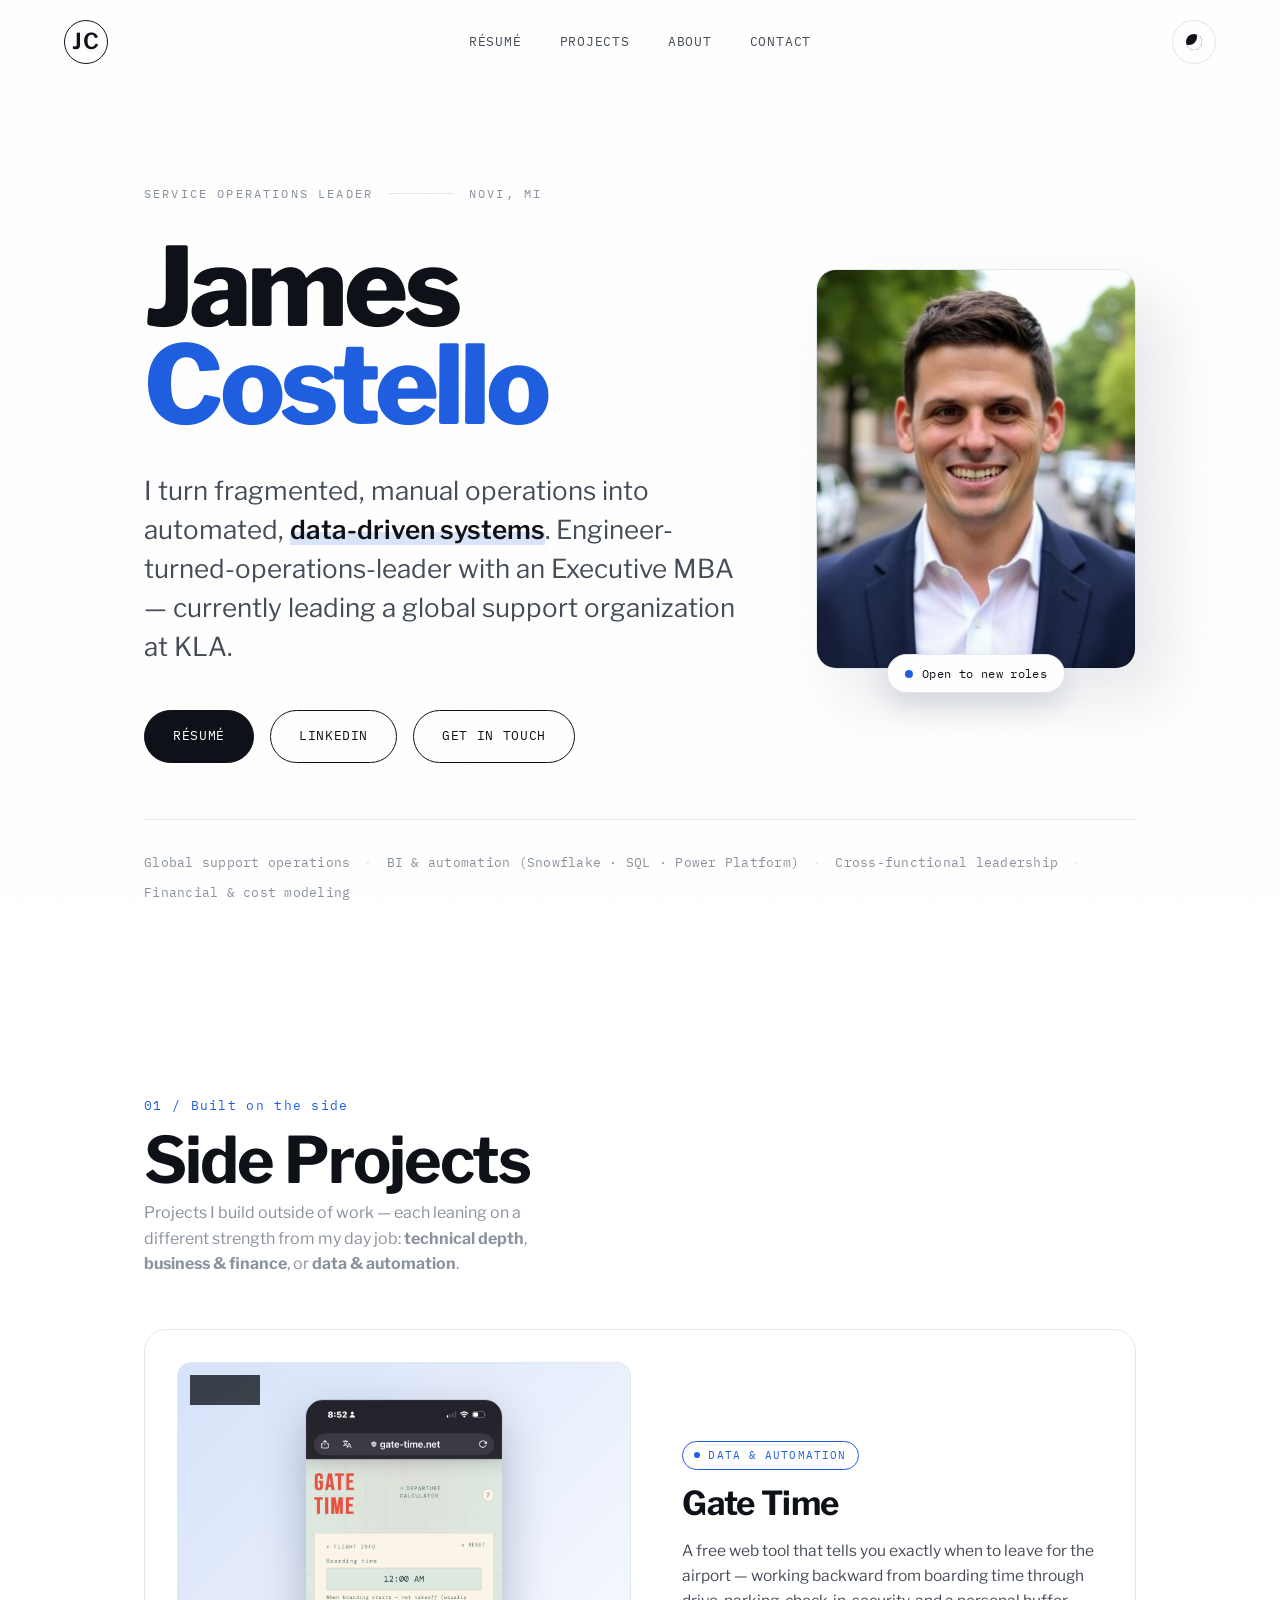
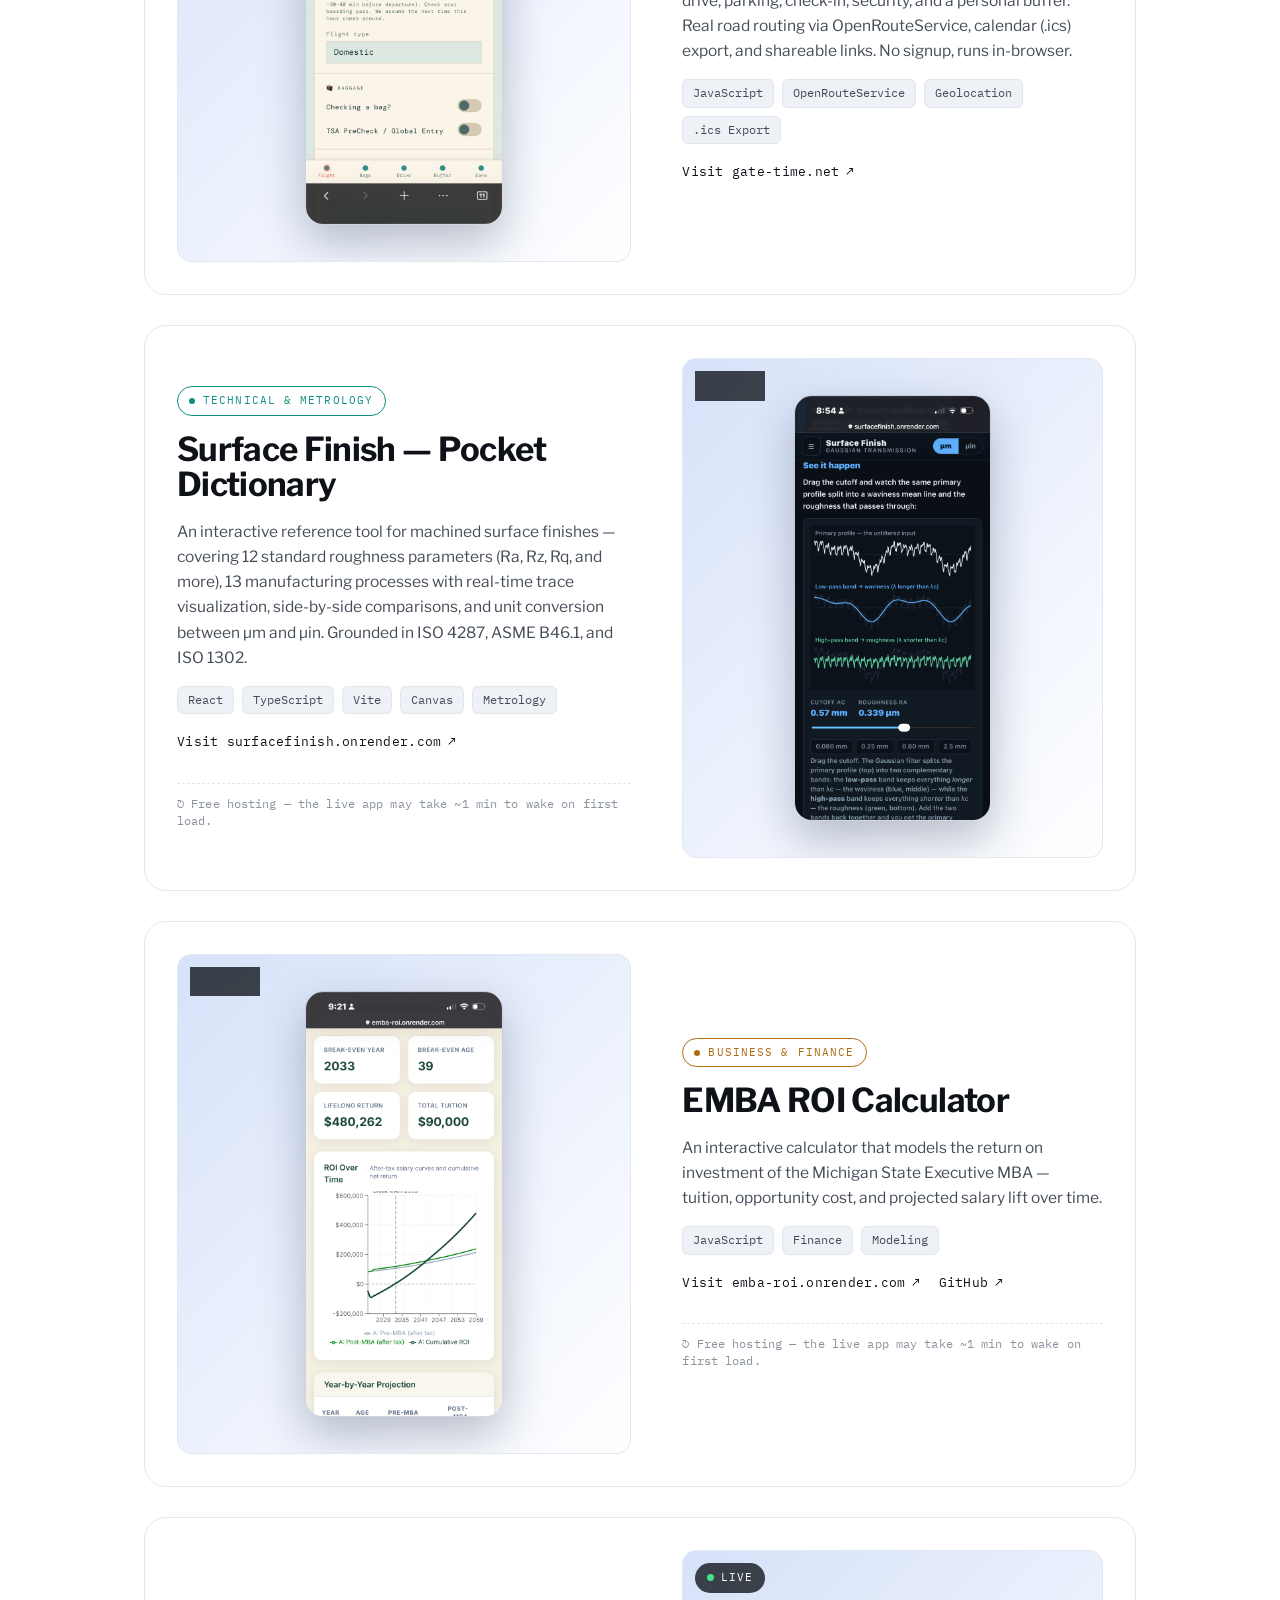
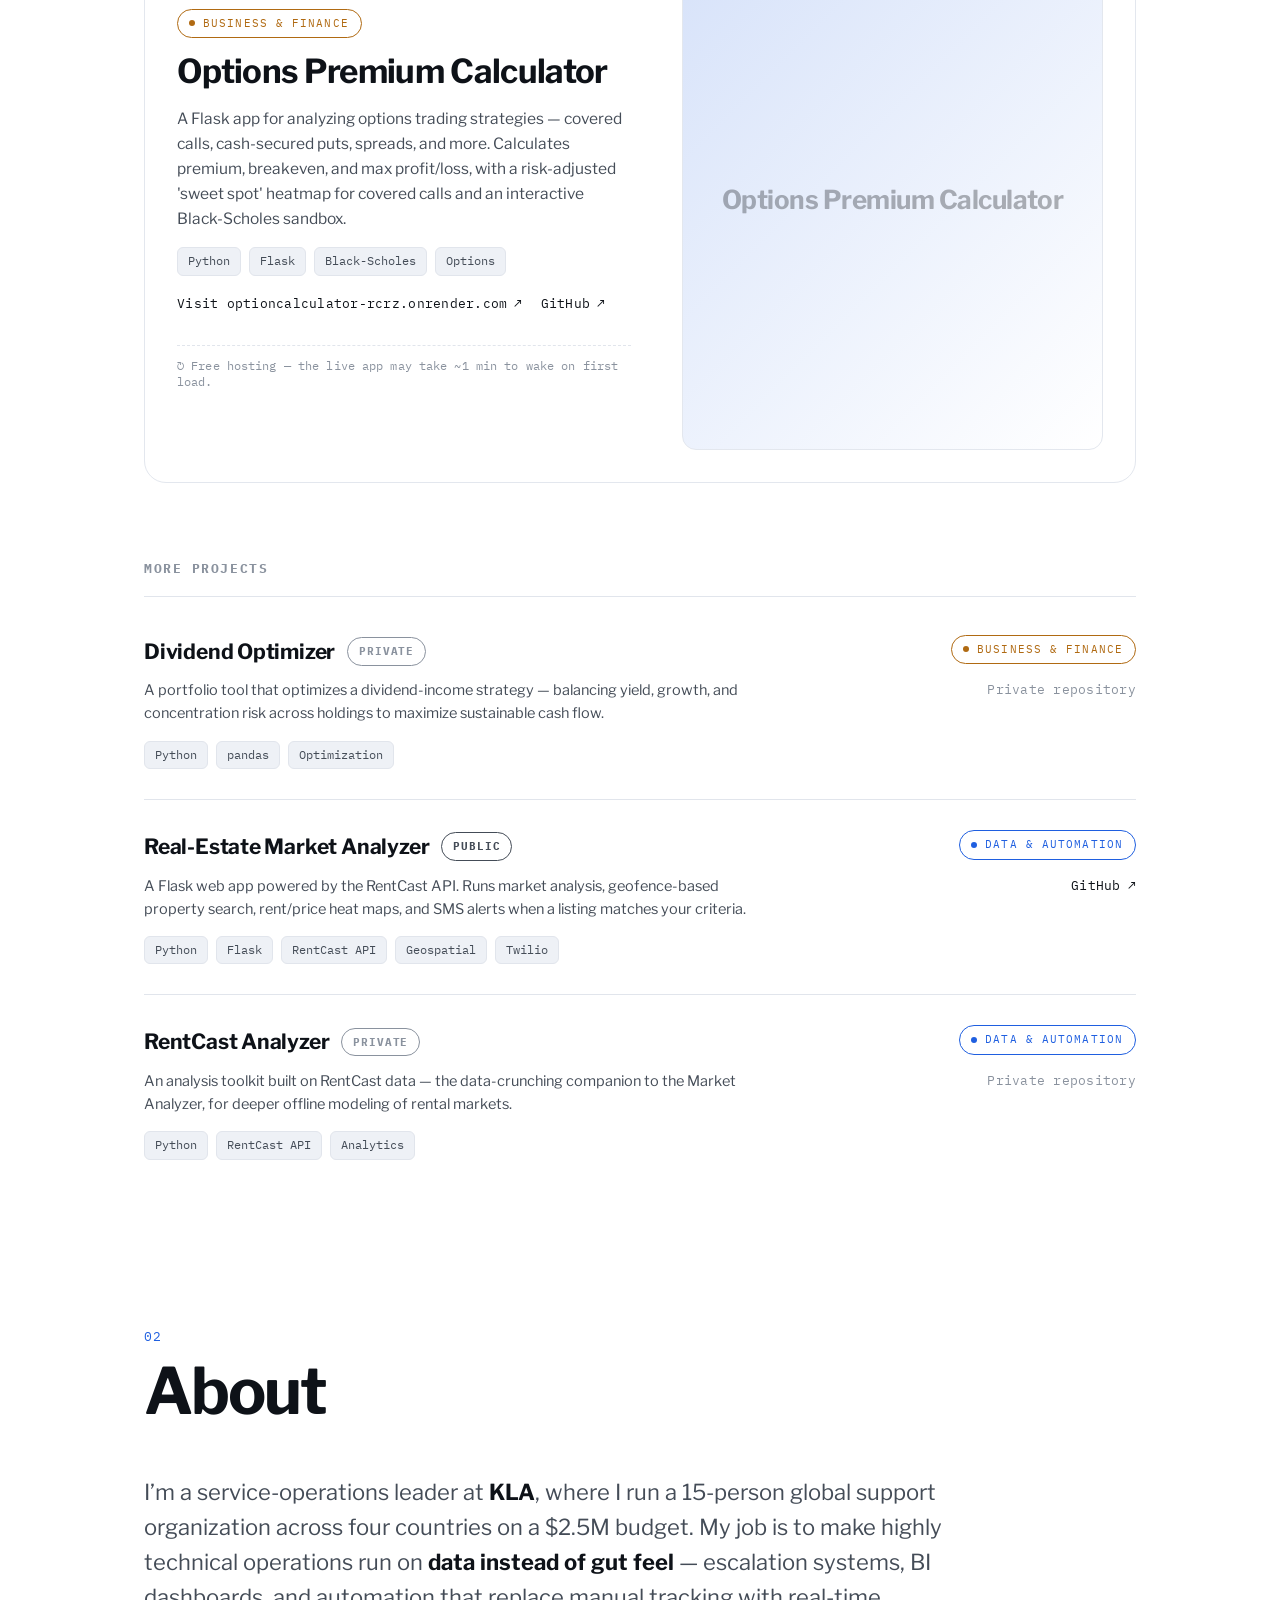
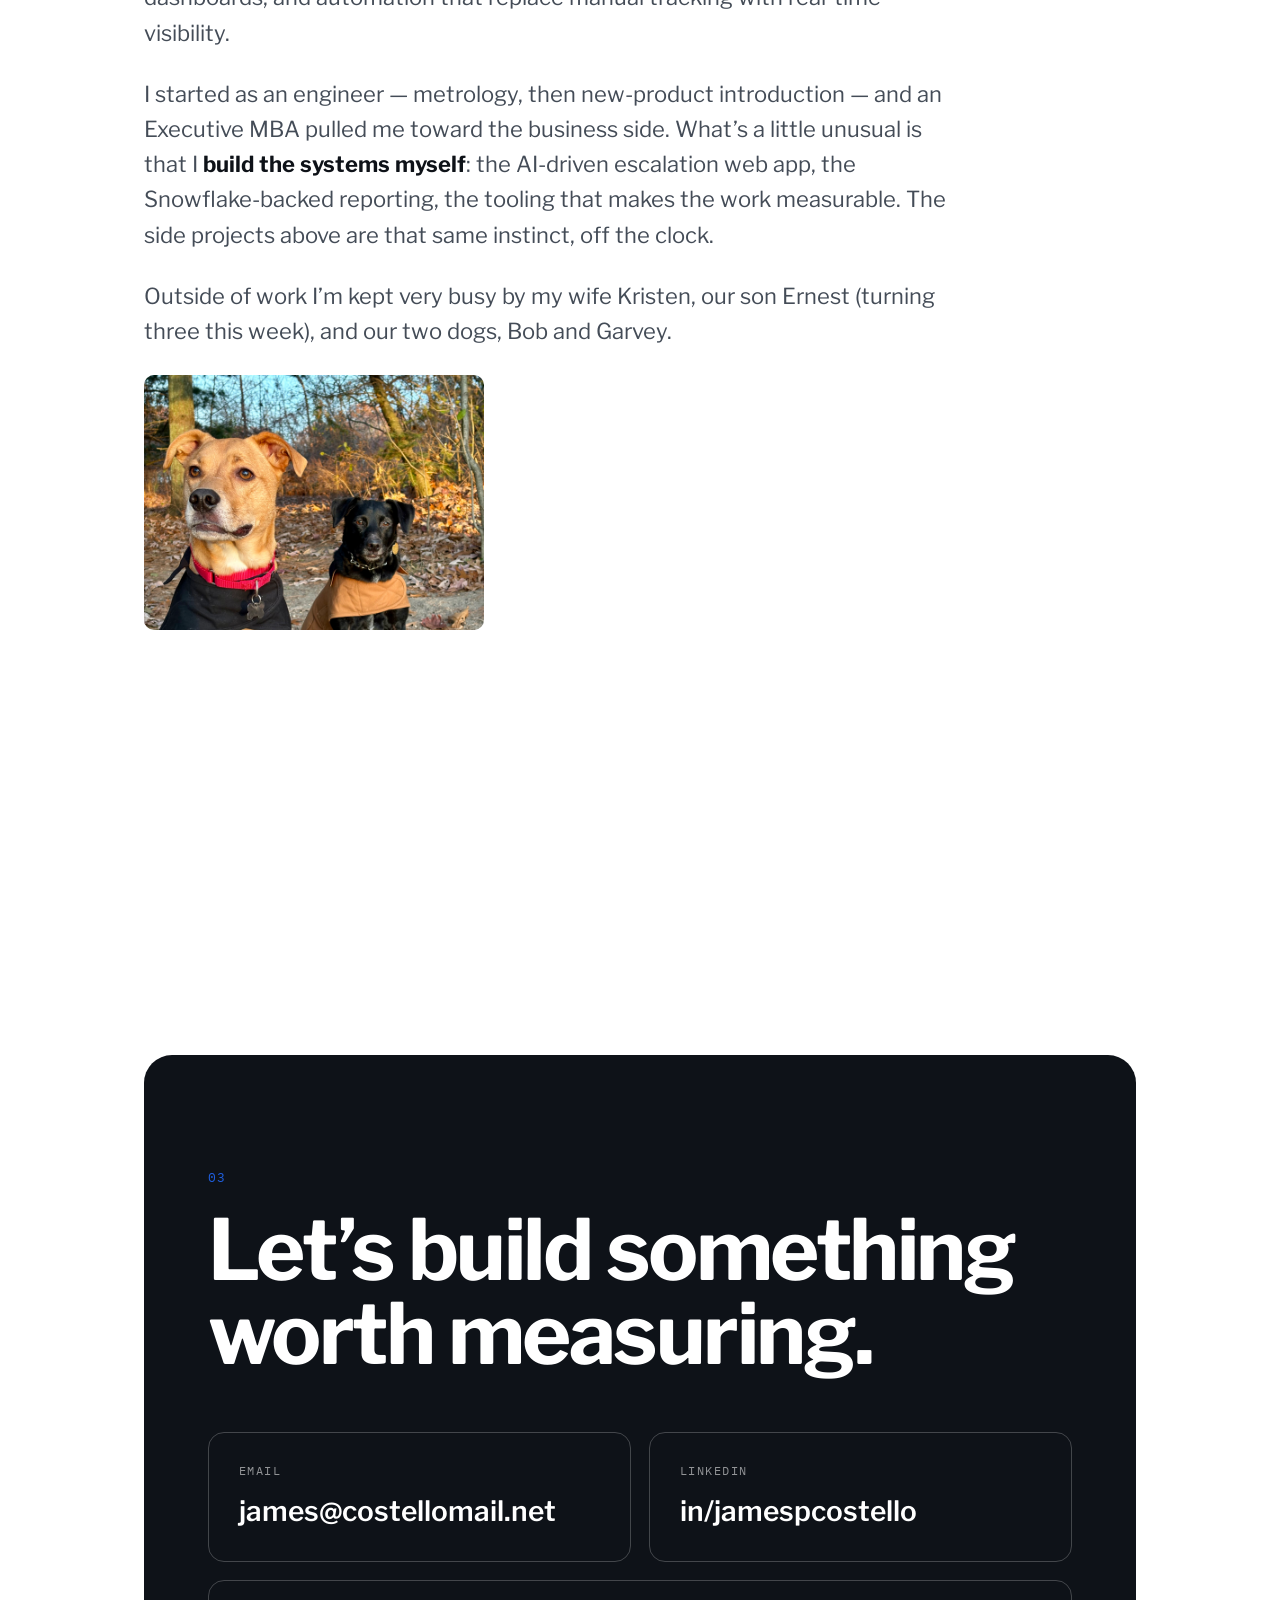
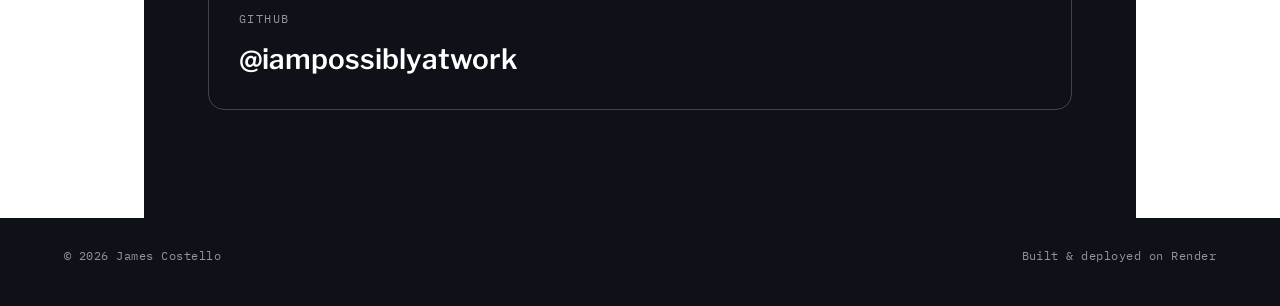
<file: index.html>
<!DOCTYPE html>
<html lang="en" data-theme="light">
<head>
  <meta charset="UTF-8" />
  <meta name="viewport" content="width=device-width, initial-scale=1.0" />
  <title>James Costello — Service Operations Leader</title>
  <meta name="description" content="James Costello — service operations and product support leader who turns manual operations into automated, data-driven systems. Résumé and side projects." />

  <link rel="preconnect" href="https://fonts.googleapis.com" />
  <link rel="preconnect" href="https://fonts.gstatic.com" crossorigin />
  <link href="https://fonts.googleapis.com/css2?family=IBM+Plex+Mono:wght@400;500&family=Libre+Franklin:ital,wght@0,300;0,400;0,500;0,600;0,700;0,800;1,400;1,600&display=swap" rel="stylesheet" />

  <link rel="stylesheet" href="styles.css" />
</head>
<body>
  <div class="grain" aria-hidden="true"></div>

  <!-- NAV -->
  <header class="nav">
    <a href="#top" class="monogram" aria-label="Home">
      <span>JC</span>
    </a>
    <nav class="nav-links">
      <a href="resume.html">Résumé</a>
      <a href="#work">Projects</a>
      <a href="#about">About</a>
      <a href="#contact">Contact</a>
    </nav>
    <button class="theme-toggle" id="themeToggle" aria-label="Toggle color theme">
      <span class="theme-dot"></span>
    </button>
  </header>

  <main id="top">
    <!-- HERO -->
    <section class="hero">
      <div class="hero-grid">
        <div class="hero-main">
          <div class="hero-meta reveal" data-reveal>
            <span class="kicker">Service Operations Leader</span>
            <span class="kicker-rule"></span>
            <span class="kicker">Novi, MI</span>
          </div>

          <h1 class="hero-title">
            <span class="line reveal" data-reveal>James</span>
            <span class="line reveal" data-reveal><em>Costello</em></span>
          </h1>

          <p class="hero-lede reveal" data-reveal>
            I turn fragmented, manual operations into automated,
            <span class="hl">data-driven systems</span>. Engineer-turned-operations-leader
            with an Executive MBA — currently leading a global support organization at KLA.
          </p>

          <div class="hero-actions reveal" data-reveal>
            <a href="resume.html" class="btn btn-primary">Résumé</a>
            <a href="https://linkedin.com/in/jamespcostello" target="_blank" rel="noopener" class="btn btn-ghost">LinkedIn</a>
            <a href="#contact" class="btn btn-ghost">Get in touch</a>
          </div>
        </div>

        <figure class="hero-portrait reveal" data-reveal>
          <img src="assets/james.jpeg" alt="Portrait of James Costello" width="400" height="400" />
          <figcaption class="status-chip">
            <span class="status-dot"></span> Open to new roles
          </figcaption>
        </figure>
      </div>

      <ul class="focus reveal" data-reveal>
        <li>Global support operations</li>
        <li>BI &amp; automation (Snowflake · SQL · Power Platform)</li>
        <li>Cross-functional leadership</li>
        <li>Financial &amp; cost modeling</li>
      </ul>
    </section>

    <!-- WORK -->
    <section class="work" id="work">
      <div class="section-head">
        <span class="section-index">01 / Built on the side</span>
        <h2 class="section-title">Side Projects</h2>
        <p class="section-note">
          Projects I build outside of work — each leaning on a different strength from
          my day job: <strong>technical depth</strong>, <strong>business &amp; finance</strong>,
          or <strong>data &amp; automation</strong>.
        </p>
      </div>

      <!-- live, deployed apps -->
      <div class="showcase-wrap" id="showcase">
        <!-- injected by app.js -->
      </div>

      <!-- everything else -->
      <h3 class="subhead">More projects</h3>
      <div class="plist" id="projectList">
        <!-- injected by app.js -->
      </div>
    </section>

    <!-- ABOUT -->
    <section class="about" id="about">
      <div class="section-head">
        <span class="section-index">02</span>
        <h2 class="section-title">About</h2>
      </div>

      <div class="about-body">
        <div class="about-text">
          <p class="reveal" data-reveal>
            I&rsquo;m a service-operations leader at <strong>KLA</strong>, where I run a
            15-person global support organization across four countries on a $2.5M budget.
            My job is to make highly technical operations run on <strong>data instead of
            gut feel</strong> — escalation systems, BI dashboards, and automation that
            replace manual tracking with real-time visibility.
          </p>
          <p class="reveal" data-reveal>
            I started as an engineer — metrology, then new-product introduction — and an
            Executive MBA pulled me toward the business side. What&rsquo;s a little unusual
            is that I <strong>build the systems myself</strong>: the AI-driven escalation
            web app, the Snowflake-backed reporting, the tooling that makes the work
            measurable. The side projects above are that same instinct, off the clock.
          </p>
          <p class="reveal" data-reveal>
            Outside of work I&rsquo;m kept very busy by my wife Kristen, our son Ernest
            (turning three this week), and our two dogs, Bob and Garvey.
          </p>
          <figure class="bio-photo reveal" data-reveal>
            <img src="assets/bob-and-garvey.jpeg" alt="Bob and Garvey" />
          </figure>
        </div>

        <div class="skills reveal" data-reveal>
          <div class="skill-col">
            <h3>Operate</h3>
            <ul>
              <li>Global support orgs</li>
              <li>Escalation management</li>
              <li>NPI &amp; service readiness</li>
              <li>Budget ownership ($2.5M)</li>
            </ul>
          </div>
          <div class="skill-col">
            <h3>Build</h3>
            <ul>
              <li>BI dashboards &amp; KPIs</li>
              <li>Snowflake · SQL · APIs</li>
              <li>Power Platform</li>
              <li>Web apps &amp; automation</li>
            </ul>
          </div>
          <div class="skill-col">
            <h3>Lead</h3>
            <ul>
              <li>Matrixed teams, 4 countries</li>
              <li>Cross-functional influence</li>
              <li>Exec / C-suite alignment</li>
              <li>Financial &amp; cost modeling</li>
            </ul>
          </div>
        </div>
      </div>
    </section>

    <!-- CONTACT -->
    <section class="contact" id="contact">
      <div class="contact-inner">
        <span class="section-index">03</span>
        <h2 class="contact-title">Let&rsquo;s build something<br />worth measuring.</h2>
        <div class="contact-links">
          <a href="mailto:james@costellomail.net" class="contact-link">
            <span class="cl-label">Email</span>
            <span class="cl-value">james@costellomail.net</span>
          </a>
          <a href="https://linkedin.com/in/jamespcostello" target="_blank" rel="noopener" class="contact-link">
            <span class="cl-label">LinkedIn</span>
            <span class="cl-value">in/jamespcostello</span>
          </a>
          <a href="https://github.com/iampossiblyatwork" target="_blank" rel="noopener" class="contact-link">
            <span class="cl-label">GitHub</span>
            <span class="cl-value">@iampossiblyatwork</span>
          </a>
        </div>
      </div>
    </section>
  </main>

  <footer class="footer">
    <span>&copy; <span id="year"></span> James Costello</span>
    <span class="footer-mark">Built &amp; deployed on Render</span>
  </footer>

  <script src="app.js"></script>
</body>
</html>
</file>
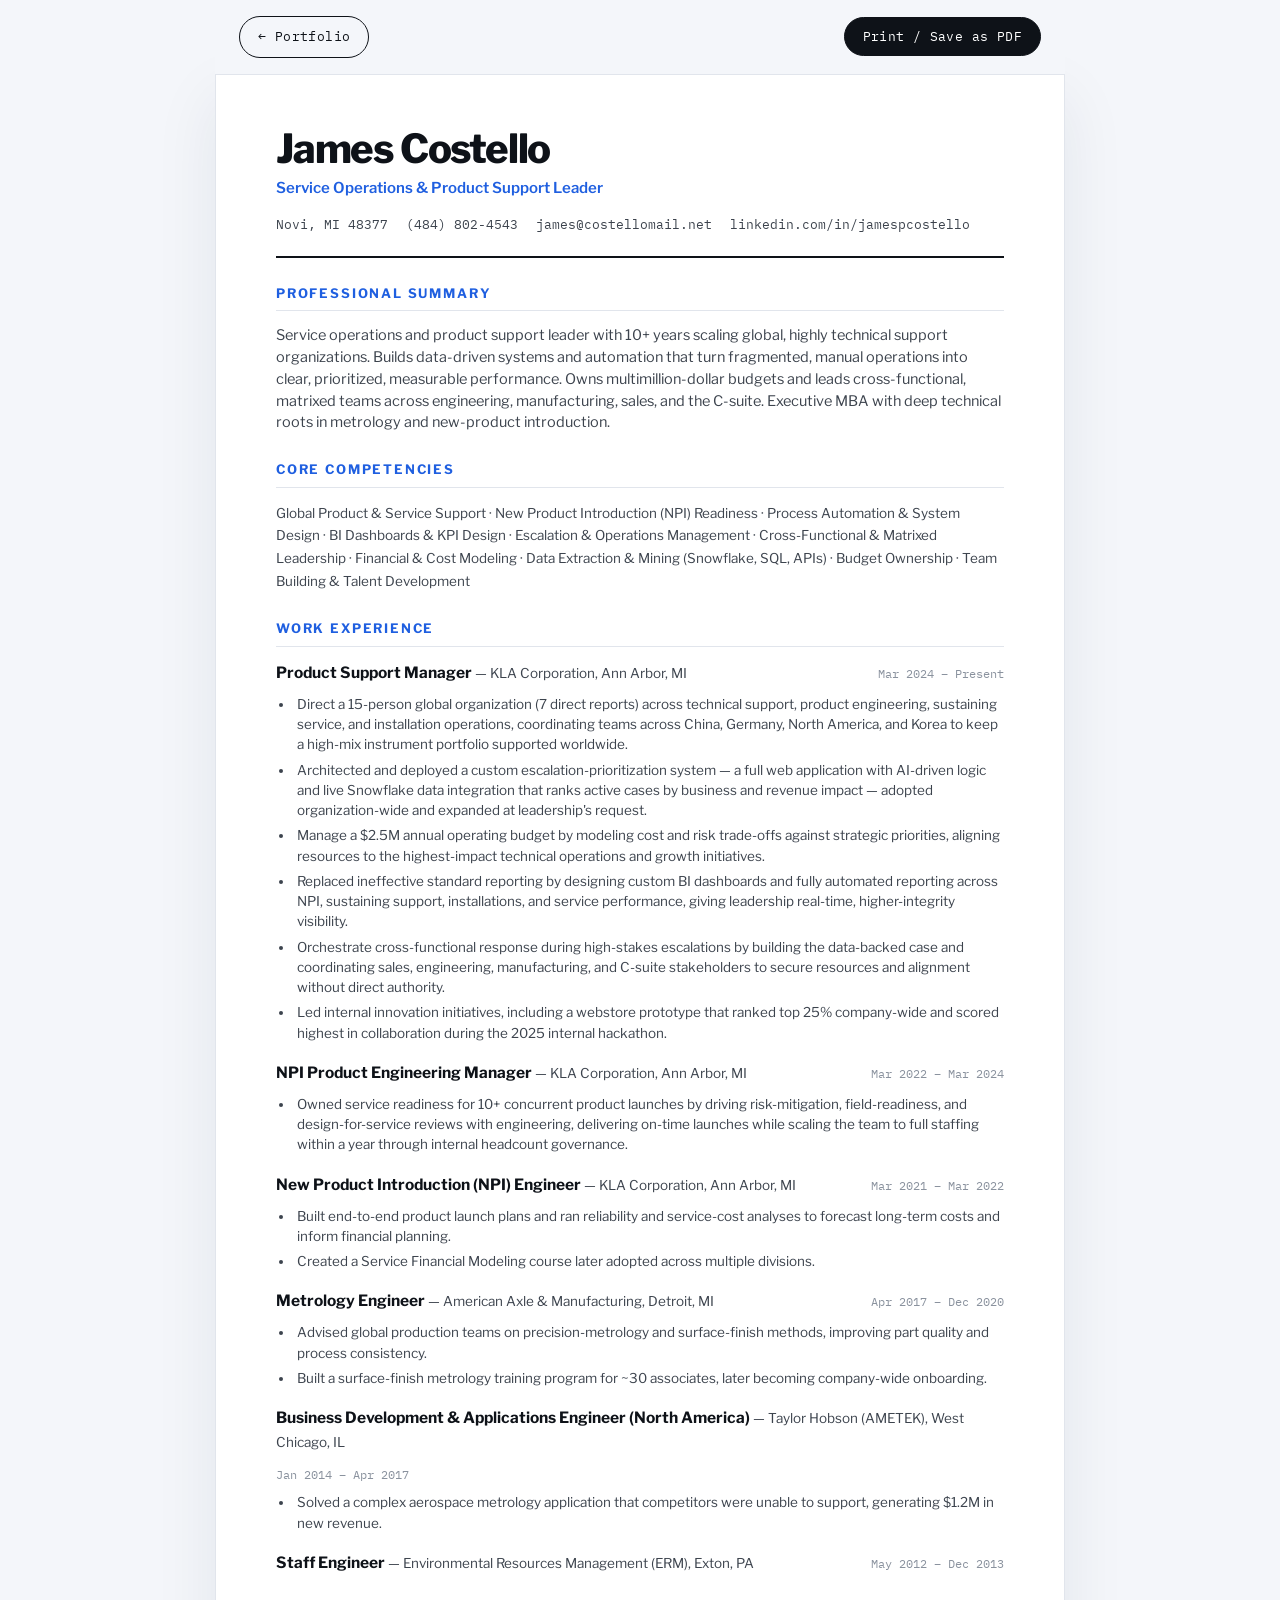
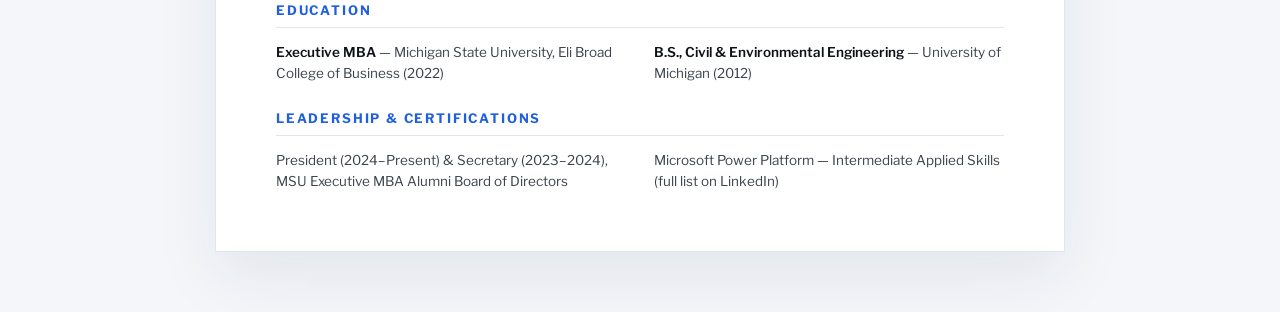
<file: resume.html>
<!DOCTYPE html>
<html lang="en" data-theme="light">
<head>
  <meta charset="UTF-8" />
  <meta name="viewport" content="width=device-width, initial-scale=1.0" />
  <title>James Costello — Résumé</title>
  <meta name="description" content="Résumé of James Costello — Service Operations & Product Support leader." />

  <link rel="preconnect" href="https://fonts.googleapis.com" />
  <link rel="preconnect" href="https://fonts.gstatic.com" crossorigin />
  <link href="https://fonts.googleapis.com/css2?family=IBM+Plex+Mono:wght@400;500&family=Libre+Franklin:ital,wght@0,300;0,400;0,500;0,600;0,700;0,800;1,400&display=swap" rel="stylesheet" />

  <style>
    :root {
      --paper:#ffffff; --ink:#0e1218; --ink-soft:#3c434d; --ink-faint:#8a929e;
      --line:#e1e5ec; --accent:#1f5fe0; --paper-2:#f4f6fa;
      --font:"Libre Franklin",system-ui,sans-serif; --mono:"IBM Plex Mono",monospace;
    }
    * { box-sizing:border-box; margin:0; padding:0; }
    body { font-family:var(--font); color:var(--ink); background:var(--paper-2); line-height:1.5; -webkit-font-smoothing:antialiased; }

    /* toolbar (screen only) */
    .toolbar {
      position:sticky; top:0; z-index:10;
      display:flex; justify-content:space-between; align-items:center;
      max-width:850px; margin:0 auto; padding:16px 24px;
      background:var(--paper-2);
    }
    .toolbar a, .toolbar button {
      font-family:var(--mono); font-size:13px; letter-spacing:.03em;
      text-decoration:none; color:var(--ink); cursor:pointer;
      border:1.5px solid var(--ink); background:transparent;
      padding:10px 18px; border-radius:100px; transition:all .25s ease;
    }
    .toolbar .print { background:var(--ink); color:#fff; border-color:var(--ink); }
    .toolbar .print:hover { background:var(--accent); border-color:var(--accent); }
    .toolbar a:hover { background:var(--ink); color:#fff; }

    .sheet {
      max-width:850px; margin:0 auto 60px; background:var(--paper);
      padding:54px 60px 60px; border:1px solid var(--line);
      box-shadow:0 24px 60px rgba(20,35,70,.08);
    }

    header.cv-head { border-bottom:2px solid var(--ink); padding-bottom:22px; margin-bottom:26px; }
    .cv-name { font-size:40px; font-weight:800; letter-spacing:-.03em; line-height:1; }
    .cv-role { font-size:15px; color:var(--accent); font-weight:600; margin-top:8px; }
    .cv-contact {
      margin-top:16px; display:flex; flex-wrap:wrap; gap:6px 18px;
      font-family:var(--mono); font-size:12.5px; color:var(--ink-soft);
    }
    .cv-contact a { color:var(--ink-soft); text-decoration:none; }
    .cv-contact a:hover { color:var(--accent); }

    section.block { margin-top:26px; }
    h2.sec {
      font-size:13px; font-weight:700; letter-spacing:.14em; text-transform:uppercase;
      color:var(--accent); margin-bottom:14px;
      border-bottom:1px solid var(--line); padding-bottom:7px;
    }
    p.summary { font-size:14.5px; color:var(--ink-soft); }

    .comp { font-size:13.5px; color:var(--ink-soft); line-height:1.7; }

    .job { margin-bottom:18px; break-inside:avoid; }
    .job:last-child { margin-bottom:0; }
    .job-top { display:flex; justify-content:space-between; align-items:baseline; gap:12px; flex-wrap:wrap; }
    .job-title { font-size:15.5px; font-weight:700; }
    .job-co { font-size:13.5px; color:var(--ink-soft); }
    .job-date { font-family:var(--mono); font-size:11.5px; color:var(--ink-faint); white-space:nowrap; }
    .job ul { margin:9px 0 0 18px; }
    .job li { font-size:13.5px; color:var(--ink-soft); margin-bottom:5px; padding-left:3px; }

    .two { display:grid; grid-template-columns:1fr 1fr; gap:8px 28px; }
    .two .item { font-size:13.5px; color:var(--ink-soft); }
    .two .item strong { color:var(--ink); font-weight:600; }

    @media (max-width:680px){
      .sheet{ padding:32px 24px; }
      .cv-name{ font-size:32px; }
      .two{ grid-template-columns:1fr; }
    }

    @media print {
      @page { margin:14mm; }
      body { background:#fff; }
      .toolbar { display:none; }
      .sheet { max-width:none; margin:0; padding:0; border:0; box-shadow:none; }
      a { color:inherit; text-decoration:none; }
      .job, section.block { break-inside:avoid; }
    }
  </style>
</head>
<body>
  <div class="toolbar">
    <a href="index.html">← Portfolio</a>
    <button class="print" onclick="window.print()">Print / Save as PDF</button>
  </div>

  <article class="sheet">
    <header class="cv-head">
      <h1 class="cv-name">James Costello</h1>
      <div class="cv-role">Service Operations &amp; Product Support Leader</div>
      <div class="cv-contact">
        <span>Novi, MI 48377</span>
        <a href="tel:+14848024543">(484) 802-4543</a>
        <a href="mailto:james@costellomail.net">james@costellomail.net</a>
        <a href="https://linkedin.com/in/jamespcostello" target="_blank" rel="noopener">linkedin.com/in/jamespcostello</a>
      </div>
    </header>

    <section class="block">
      <h2 class="sec">Professional Summary</h2>
      <p class="summary">
        Service operations and product support leader with 10+ years scaling global, highly
        technical support organizations. Builds data-driven systems and automation that turn
        fragmented, manual operations into clear, prioritized, measurable performance. Owns
        multimillion-dollar budgets and leads cross-functional, matrixed teams across
        engineering, manufacturing, sales, and the C-suite. Executive MBA with deep technical
        roots in metrology and new-product introduction.
      </p>
    </section>

    <section class="block">
      <h2 class="sec">Core Competencies</h2>
      <p class="comp">
        Global Product &amp; Service Support · New Product Introduction (NPI) Readiness ·
        Process Automation &amp; System Design · BI Dashboards &amp; KPI Design ·
        Escalation &amp; Operations Management · Cross-Functional &amp; Matrixed Leadership ·
        Financial &amp; Cost Modeling · Data Extraction &amp; Mining (Snowflake, SQL, APIs) ·
        Budget Ownership · Team Building &amp; Talent Development
      </p>
    </section>

    <section class="block">
      <h2 class="sec">Work Experience</h2>

      <div class="job">
        <div class="job-top">
          <div><span class="job-title">Product Support Manager</span> <span class="job-co">— KLA Corporation, Ann Arbor, MI</span></div>
          <span class="job-date">Mar 2024 – Present</span>
        </div>
        <ul>
          <li>Direct a 15-person global organization (7 direct reports) across technical support, product engineering, sustaining service, and installation operations, coordinating teams across China, Germany, North America, and Korea to keep a high-mix instrument portfolio supported worldwide.</li>
          <li>Architected and deployed a custom escalation-prioritization system — a full web application with AI-driven logic and live Snowflake data integration that ranks active cases by business and revenue impact — adopted organization-wide and expanded at leadership's request.</li>
          <li>Manage a $2.5M annual operating budget by modeling cost and risk trade-offs against strategic priorities, aligning resources to the highest-impact technical operations and growth initiatives.</li>
          <li>Replaced ineffective standard reporting by designing custom BI dashboards and fully automated reporting across NPI, sustaining support, installations, and service performance, giving leadership real-time, higher-integrity visibility.</li>
          <li>Orchestrate cross-functional response during high-stakes escalations by building the data-backed case and coordinating sales, engineering, manufacturing, and C-suite stakeholders to secure resources and alignment without direct authority.</li>
          <li>Led internal innovation initiatives, including a webstore prototype that ranked top 25% company-wide and scored highest in collaboration during the 2025 internal hackathon.</li>
        </ul>
      </div>

      <div class="job">
        <div class="job-top">
          <div><span class="job-title">NPI Product Engineering Manager</span> <span class="job-co">— KLA Corporation, Ann Arbor, MI</span></div>
          <span class="job-date">Mar 2022 – Mar 2024</span>
        </div>
        <ul>
          <li>Owned service readiness for 10+ concurrent product launches by driving risk-mitigation, field-readiness, and design-for-service reviews with engineering, delivering on-time launches while scaling the team to full staffing within a year through internal headcount governance.</li>
        </ul>
      </div>

      <div class="job">
        <div class="job-top">
          <div><span class="job-title">New Product Introduction (NPI) Engineer</span> <span class="job-co">— KLA Corporation, Ann Arbor, MI</span></div>
          <span class="job-date">Mar 2021 – Mar 2022</span>
        </div>
        <ul>
          <li>Built end-to-end product launch plans and ran reliability and service-cost analyses to forecast long-term costs and inform financial planning.</li>
          <li>Created a Service Financial Modeling course later adopted across multiple divisions.</li>
        </ul>
      </div>

      <div class="job">
        <div class="job-top">
          <div><span class="job-title">Metrology Engineer</span> <span class="job-co">— American Axle &amp; Manufacturing, Detroit, MI</span></div>
          <span class="job-date">Apr 2017 – Dec 2020</span>
        </div>
        <ul>
          <li>Advised global production teams on precision-metrology and surface-finish methods, improving part quality and process consistency.</li>
          <li>Built a surface-finish metrology training program for ~30 associates, later becoming company-wide onboarding.</li>
        </ul>
      </div>

      <div class="job">
        <div class="job-top">
          <div><span class="job-title">Business Development &amp; Applications Engineer (North America)</span> <span class="job-co">— Taylor Hobson (AMETEK), West Chicago, IL</span></div>
          <span class="job-date">Jan 2014 – Apr 2017</span>
        </div>
        <ul>
          <li>Solved a complex aerospace metrology application that competitors were unable to support, generating $1.2M in new revenue.</li>
        </ul>
      </div>

      <div class="job">
        <div class="job-top">
          <div><span class="job-title">Staff Engineer</span> <span class="job-co">— Environmental Resources Management (ERM), Exton, PA</span></div>
          <span class="job-date">May 2012 – Dec 2013</span>
        </div>
      </div>
    </section>

    <section class="block">
      <h2 class="sec">Education</h2>
      <div class="two">
        <div class="item"><strong>Executive MBA</strong> — Michigan State University, Eli Broad College of Business (2022)</div>
        <div class="item"><strong>B.S., Civil &amp; Environmental Engineering</strong> — University of Michigan (2012)</div>
      </div>
    </section>

    <section class="block">
      <h2 class="sec">Leadership &amp; Certifications</h2>
      <div class="two">
        <div class="item">President (2024–Present) &amp; Secretary (2023–2024), MSU Executive MBA Alumni Board of Directors</div>
        <div class="item">Microsoft Power Platform — Intermediate Applied Skills (full list on LinkedIn)</div>
      </div>
    </section>
  </article>
</body>
</html>
</file>
<file: styles.css>
/* =========================================================
   James Costello — Portfolio
   Editorial / refined. Fraunces + IBM Plex.
   ========================================================= */

:root {
  /* Light theme — white / grey / blue */
  --paper:      #ffffff;
  --paper-2:    #eef1f6;
  --ink:        #0e1218;
  --ink-soft:   #444c57;
  --ink-faint:  #8a929e;
  --line:       #e1e5ec;
  --accent:     #1f5fe0;   /* blue */
  --accent-2:   #11317a;   /* deep navy */
  --card:       #ffffff;
  --card-edge:  #e3e7ee;
  --shadow:     28px 28px 60px rgba(20, 35, 70, 0.10);

  --font-display: "Libre Franklin", system-ui, sans-serif;
  --font-body:    "Libre Franklin", system-ui, sans-serif;
  --font-mono:    "IBM Plex Mono", ui-monospace, monospace;

  --maxw: 1120px;
  --ease: cubic-bezier(0.22, 1, 0.36, 1);
}

html[data-theme="dark"] {
  --paper:      #0b0e13;
  --paper-2:    #151a22;
  --ink:        #eef2f8;
  --ink-soft:   #aab3c0;
  --ink-faint:  #6a7382;
  --line:       #232a35;
  --accent:     #5b8cff;
  --accent-2:   #9bb8ff;
  --card:       #11151c;
  --card-edge:  #232b37;
  --shadow:     28px 28px 70px rgba(0, 0, 0, 0.5);
}

* { box-sizing: border-box; margin: 0; padding: 0; }

html { scroll-behavior: smooth; }

body {
  background: var(--paper);
  color: var(--ink);
  font-family: var(--font-body);
  font-size: 17px;
  line-height: 1.6;
  -webkit-font-smoothing: antialiased;
  overflow-x: hidden;
  transition: background 0.5s var(--ease), color 0.5s var(--ease);
}

::selection { background: var(--accent); color: #fff; }

/* ---- grain / texture overlay ---- */
.grain {
  position: fixed;
  inset: 0;
  pointer-events: none;
  z-index: 9999;
  opacity: 0.035;
  mix-blend-mode: multiply;
  background-image: url("data:image/svg+xml,%3Csvg xmlns='http://www.w3.org/2000/svg' width='160' height='160'%3E%3Cfilter id='n'%3E%3CfeTurbulence type='fractalNoise' baseFrequency='0.85' numOctaves='3'/%3E%3C/filter%3E%3Crect width='100%25' height='100%25' filter='url(%23n)'/%3E%3C/svg%3E");
}
html[data-theme="dark"] .grain { mix-blend-mode: screen; opacity: 0.05; }

/* =========================================================
   NAV
   ========================================================= */
.nav {
  position: sticky;
  top: 0;
  z-index: 100;
  display: flex;
  align-items: center;
  justify-content: space-between;
  padding: 20px clamp(20px, 5vw, 64px);
  background: color-mix(in srgb, var(--paper) 82%, transparent);
  backdrop-filter: blur(12px);
  border-bottom: 1px solid transparent;
  transition: border-color 0.4s var(--ease), background 0.5s var(--ease);
}
.nav.scrolled { border-bottom-color: var(--line); }

.monogram {
  font-family: var(--font-display);
  font-weight: 600;
  font-size: 22px;
  letter-spacing: 0.04em;
  color: var(--ink);
  text-decoration: none;
  border: 1.5px solid var(--ink);
  width: 44px; height: 44px;
  display: grid; place-items: center;
  border-radius: 50%;
  transition: background 0.3s var(--ease), color 0.3s var(--ease), transform 0.4s var(--ease);
}
.monogram:hover { background: var(--ink); color: var(--paper); transform: rotate(-8deg); }

.nav-links { display: flex; gap: clamp(18px, 3vw, 38px); }
.nav-links a {
  font-family: var(--font-mono);
  font-size: 13px;
  letter-spacing: 0.06em;
  text-transform: uppercase;
  color: var(--ink-soft);
  text-decoration: none;
  position: relative;
  padding: 4px 0;
  transition: color 0.3s var(--ease);
}
.nav-links a::after {
  content: "";
  position: absolute; left: 0; bottom: 0;
  width: 100%; height: 1.5px;
  background: var(--accent);
  transform: scaleX(0); transform-origin: right;
  transition: transform 0.4s var(--ease);
}
.nav-links a:hover { color: var(--ink); }
.nav-links a:hover::after { transform: scaleX(1); transform-origin: left; }

.theme-toggle {
  width: 44px; height: 44px;
  border-radius: 50%;
  border: 1.5px solid var(--line);
  background: transparent;
  cursor: pointer;
  display: grid; place-items: center;
  transition: border-color 0.3s var(--ease), transform 0.4s var(--ease);
}
.theme-toggle:hover { border-color: var(--ink); transform: rotate(40deg); }
.theme-dot {
  width: 16px; height: 16px;
  border-radius: 50%;
  background: var(--ink);
  box-shadow: inset -5px -5px 0 0 var(--paper);
  transition: all 0.4s var(--ease);
}
html[data-theme="dark"] .theme-dot { box-shadow: none; background: var(--accent); }

/* =========================================================
   HERO
   ========================================================= */
main { max-width: var(--maxw); margin: 0 auto; padding: 0 clamp(20px, 5vw, 64px); }

.hero { padding: clamp(56px, 11vh, 130px) 0 clamp(60px, 12vh, 130px); }

.hero-grid {
  display: grid;
  grid-template-columns: minmax(0, 1fr) 320px;
  gap: clamp(36px, 6vw, 80px);
  align-items: center;
  margin-bottom: 56px;
}
.hero-main { min-width: 0; }

.hero-portrait {
  margin: 0;
  position: relative;
  justify-self: end;
  width: 100%;
  max-width: 340px;
}
.hero-portrait img {
  width: 100%;
  aspect-ratio: 1;
  object-fit: cover;
  border-radius: 20px;
  border: 1px solid var(--card-edge);
  box-shadow: var(--shadow);
  filter: grayscale(0.12) contrast(1.02);
  transition: filter 0.5s var(--ease), transform 0.5s var(--ease);
}
.hero-portrait:hover img { filter: none; transform: translateY(-4px); }

.status-chip {
  position: absolute;
  left: 50%;
  bottom: -16px;
  transform: translateX(-50%);
  display: inline-flex;
  align-items: center;
  gap: 9px;
  white-space: nowrap;
  font-family: var(--font-mono);
  font-size: 12px;
  letter-spacing: 0.03em;
  color: var(--ink);
  background: var(--card);
  border: 1px solid var(--card-edge);
  box-shadow: 0 12px 28px rgba(20, 35, 70, 0.14);
  padding: 9px 17px;
  border-radius: 100px;
}
.status-dot {
  width: 8px; height: 8px;
  border-radius: 50%;
  background: var(--accent);
  animation: pulse 2.4s var(--ease) infinite;
}
@keyframes pulse {
  0%   { box-shadow: 0 0 0 0 color-mix(in srgb, var(--accent) 55%, transparent); }
  70%  { box-shadow: 0 0 0 9px transparent; }
  100% { box-shadow: 0 0 0 0 transparent; }
}

.hero-meta { display: flex; align-items: center; gap: 16px; margin-bottom: 36px; }
.kicker {
  font-family: var(--font-mono);
  font-size: 12px;
  letter-spacing: 0.18em;
  text-transform: uppercase;
  color: var(--ink-faint);
}
.kicker-rule { flex: 0 0 64px; height: 1px; background: var(--line); }

.hero-title {
  font-family: var(--font-display);
  font-weight: 800;
  font-size: clamp(52px, 8.5vw, 116px);
  line-height: 0.9;
  letter-spacing: -0.04em;
  margin-bottom: 36px;
}
.hero-title .line { display: block; }
.hero-title em {
  font-style: normal;
  font-weight: 800;
  color: var(--accent);
  margin-left: 0;
}

.hero-lede {
  font-size: clamp(19px, 2.4vw, 26px);
  line-height: 1.5;
  max-width: 640px;
  color: var(--ink-soft);
  margin-bottom: 44px;
}
.hero-lede .hl {
  color: var(--ink);
  font-weight: 600;
  box-shadow: inset 0 -0.5em 0 color-mix(in srgb, var(--accent) 16%, transparent);
}

.hero-actions { display: flex; gap: 16px; flex-wrap: wrap; }
.btn {
  font-family: var(--font-mono);
  font-size: 13px;
  letter-spacing: 0.05em;
  text-transform: uppercase;
  text-decoration: none;
  padding: 15px 28px;
  border-radius: 100px;
  border: 1.5px solid var(--ink);
  transition: all 0.35s var(--ease);
}
.btn-primary { background: var(--ink); color: var(--paper); }
.btn-primary:hover { background: var(--accent); border-color: var(--accent); color: #fff; transform: translateY(-3px); }
.btn-ghost { background: transparent; color: var(--ink); }
.btn-ghost:hover { background: var(--ink); color: var(--paper); transform: translateY(-3px); }

.focus {
  list-style: none;
  display: flex; flex-wrap: wrap; gap: 10px 14px;
  padding-top: 32px;
  border-top: 1px solid var(--line);
}
.focus li {
  font-family: var(--font-mono);
  font-size: 12.5px;
  color: var(--ink-faint);
  letter-spacing: 0.02em;
}
.focus li:not(:last-child)::after { content: "·"; margin-left: 14px; color: var(--line); }

/* =========================================================
   SECTION HEADERS
   ========================================================= */
.section-head { margin-bottom: 52px; }
.section-index {
  font-family: var(--font-mono);
  font-size: 13px;
  color: var(--accent);
  letter-spacing: 0.1em;
}
.section-title {
  font-family: var(--font-display);
  font-weight: 700;
  font-size: clamp(36px, 5.5vw, 64px);
  line-height: 1;
  letter-spacing: -0.03em;
  margin: 10px 0 8px;
}
.section-note { color: var(--ink-faint); font-size: 16px; max-width: 440px; }

.work, .about { padding: clamp(50px, 9vh, 110px) 0; }

/* =========================================================
   PROJECT GRID
   ========================================================= */
.grid {
  display: grid;
  grid-template-columns: repeat(2, 1fr);
  gap: 28px;
}

.card {
  position: relative;
  display: flex;
  flex-direction: column;
  background: var(--card);
  border: 1px solid var(--card-edge);
  border-radius: 18px;
  padding: 34px 32px 30px;
  overflow: hidden;
  transition: transform 0.5s var(--ease), box-shadow 0.5s var(--ease), border-color 0.5s var(--ease);
}
.card::before {
  content: "";
  position: absolute; inset: 0;
  background: radial-gradient(120% 90% at 100% 0%, color-mix(in srgb, var(--accent) 9%, transparent), transparent 60%);
  opacity: 0;
  transition: opacity 0.5s var(--ease);
  pointer-events: none;
}
.card:hover {
  transform: translateY(-6px);
  box-shadow: var(--shadow);
  border-color: color-mix(in srgb, var(--accent) 40%, var(--card-edge));
}
.card:hover::before { opacity: 1; }

.card-top {
  display: flex;
  align-items: flex-start;
  justify-content: space-between;
  margin-bottom: 22px;
}
.card-num {
  font-family: var(--font-mono);
  font-size: 12px;
  color: var(--ink-faint);
  letter-spacing: 0.1em;
}
.badge {
  font-family: var(--font-mono);
  font-size: 10.5px;
  letter-spacing: 0.08em;
  text-transform: uppercase;
  padding: 5px 11px;
  border-radius: 100px;
  border: 1px solid currentColor;
  white-space: nowrap;
}
.badge.live    { color: var(--accent); }
.badge.public  { color: var(--ink-soft); }
.badge.private { color: var(--ink-faint); }

.card-title {
  font-family: var(--font-display);
  font-weight: 700;
  font-size: 26px;
  line-height: 1.12;
  letter-spacing: -0.02em;
  margin-bottom: 14px;
}
.card-desc {
  color: var(--ink-soft);
  font-size: 15.5px;
  line-height: 1.62;
  margin-bottom: 22px;
  flex: 1;
}

.tags { display: flex; flex-wrap: wrap; gap: 8px; margin-bottom: 24px; }
.tag {
  font-family: var(--font-mono);
  font-size: 11.5px;
  color: var(--ink-soft);
  background: var(--paper-2);
  border: 1px solid var(--line);
  padding: 4px 10px;
  border-radius: 6px;
}

.card-links { display: flex; gap: 18px; margin-top: auto; }
.card-link {
  font-family: var(--font-mono);
  font-size: 13px;
  letter-spacing: 0.02em;
  color: var(--ink);
  text-decoration: none;
  display: inline-flex;
  align-items: center;
  gap: 7px;
  transition: color 0.3s var(--ease), gap 0.3s var(--ease);
}
.card-link .arrow { transition: transform 0.3s var(--ease); }
.card-link:hover { color: var(--accent); gap: 10px; }
.card-link:hover .arrow { transform: translate(2px, -2px); }
.card-link.muted { color: var(--ink-faint); cursor: default; }
.card-link.muted:hover { color: var(--ink-faint); gap: 7px; }

.cold-note {
  margin-top: 14px;
  font-family: var(--font-mono);
  font-size: 11.5px;
  line-height: 1.45;
  letter-spacing: 0.01em;
  color: var(--ink-faint);
  padding-top: 12px;
  border-top: 1px dashed var(--line);
}

/* =========================================================
   SHOWCASE + PROJECT LIST  (strength-categorized)
   ========================================================= */
:root      { --s-technical:#0e8f80; --s-business:#b06a12; --s-data:var(--accent); }
html[data-theme="dark"] { --s-technical:#3fd0bd; --s-business:#e3a44f; --s-data:var(--accent); }

/* strength chip — shared by showcase + list */
.strength {
  align-self: flex-start;
  display: inline-flex;
  align-items: center;
  gap: 8px;
  font-family: var(--font-mono);
  font-size: 11px;
  letter-spacing: 0.1em;
  text-transform: uppercase;
  padding: 5px 12px 5px 11px;
  border-radius: 100px;
  border: 1px solid currentColor;
  white-space: nowrap;
}
.strength::before { content: ""; width: 6px; height: 6px; border-radius: 50%; background: currentColor; }
.strength.technical { color: var(--s-technical); }
.strength.business  { color: var(--s-business); }
.strength.data      { color: var(--s-data); }

/* ---- showcase (live apps with screenshots) ---- */
.showcase-wrap { display: flex; flex-direction: column; gap: 30px; margin-bottom: 76px; }
.showcase {
  display: grid;
  grid-template-columns: 1.08fr 1fr;
  gap: clamp(26px, 4vw, 54px);
  align-items: center;
  background: var(--card);
  border: 1px solid var(--card-edge);
  border-radius: 22px;
  padding: clamp(20px, 2.8vw, 32px);
  transition: transform 0.5s var(--ease), box-shadow 0.5s var(--ease), border-color 0.5s var(--ease);
}
.showcase:hover {
  transform: translateY(-4px);
  box-shadow: var(--shadow);
  border-color: color-mix(in srgb, var(--accent) 35%, var(--card-edge));
}
.showcase.flip .showcase-media { order: 2; }

.showcase-media {
  position: relative;
  height: clamp(360px, 42vw, 500px);
  border-radius: 14px;
  overflow: hidden;
  border: 1px solid var(--card-edge);
  background: linear-gradient(135deg, color-mix(in srgb, var(--accent) 18%, var(--card)), var(--card));
  display: flex;
  align-items: center;
  justify-content: center;
  padding: clamp(20px, 3.5vw, 36px);
}
.showcase-media::after {
  content: attr(data-label);
  position: absolute;
  inset: 0;
  z-index: 0;
  display: grid;
  place-items: center;
  padding: 0 24px;
  text-align: center;
  font-family: var(--font-display);
  font-weight: 700;
  font-size: clamp(18px, 2.4vw, 26px);
  letter-spacing: -0.02em;
  color: color-mix(in srgb, var(--ink) 32%, transparent);
}
.showcase-media:has(img)::after { display: none; } /* hide fallback label once a screenshot loads */
.showcase-media img {
  position: relative;
  z-index: 1;
  max-width: 100%;
  max-height: 100%;
  width: auto;
  height: auto;
  object-fit: contain;
  border-radius: 18px;
  border: 1px solid color-mix(in srgb, var(--ink) 14%, transparent);
  box-shadow: 0 18px 46px rgba(20, 35, 70, 0.28);
}
.live-pill {
  position: absolute;
  top: 12px;
  left: 12px;
  z-index: 2;
  display: inline-flex;
  align-items: center;
  gap: 7px;
  font-family: var(--font-mono);
  font-size: 11px;
  letter-spacing: 0.08em;
  text-transform: uppercase;
  color: #fff;
  background: color-mix(in srgb, var(--ink) 78%, transparent);
  padding: 6px 12px;
  border-radius: 100px;
  backdrop-filter: blur(6px);
}
.live-dot { width: 7px; height: 7px; border-radius: 50%; background: #46e08a; animation: livepulse 2.4s var(--ease) infinite; }
@keyframes livepulse {
  0%   { box-shadow: 0 0 0 0 rgba(70, 224, 138, 0.55); }
  70%  { box-shadow: 0 0 0 8px rgba(70, 224, 138, 0); }
  100% { box-shadow: 0 0 0 0 rgba(70, 224, 138, 0); }
}

.showcase-body { display: flex; flex-direction: column; gap: 16px; min-width: 0; }
.showcase-title {
  font-family: var(--font-display);
  font-weight: 700;
  font-size: clamp(25px, 3vw, 33px);
  line-height: 1.08;
  letter-spacing: -0.02em;
}
.showcase-desc { color: var(--ink-soft); font-size: 15.5px; line-height: 1.62; }
.showcase-body .tags { margin-bottom: 0; }
.showcase-body .card-links { margin-top: 2px; }

/* ---- compact project list (non-live) ---- */
.subhead {
  font-family: var(--font-mono);
  font-size: 13px;
  letter-spacing: 0.12em;
  text-transform: uppercase;
  color: var(--ink-faint);
  margin-bottom: 8px;
  padding-bottom: 16px;
  border-bottom: 1px solid var(--line);
}
.plist { display: flex; flex-direction: column; }
.plist-item {
  display: grid;
  grid-template-columns: minmax(0, 1fr) auto;
  gap: 18px 36px;
  align-items: start;
  padding: 30px 0;
  border-bottom: 1px solid var(--line);
}
.plist-item:last-child { border-bottom: 0; padding-bottom: 0; }
.plist-title {
  display: flex;
  align-items: center;
  gap: 12px;
  flex-wrap: wrap;
  font-family: var(--font-display);
  font-weight: 700;
  font-size: 21px;
  letter-spacing: -0.01em;
  margin-bottom: 11px;
}
.plist-desc { color: var(--ink-soft); font-size: 14.5px; line-height: 1.6; margin-bottom: 15px; max-width: 62ch; }
.plist-main .tags { margin-bottom: 0; }
.plist-side {
  display: flex;
  flex-direction: column;
  align-items: flex-end;
  gap: 16px;
}
.plist-side .card-links { margin-top: 0; }

/* =========================================================
   ABOUT
   ========================================================= */
.about-body { max-width: 820px; }
.about-text > p { font-size: clamp(18px, 2.2vw, 22px); line-height: 1.6; margin-bottom: 26px; color: var(--ink-soft); }
.about-text > p:last-child { margin-bottom: 0; }
.about-text > p strong { color: var(--ink); font-weight: 700; }

.skills {
  display: grid;
  grid-template-columns: repeat(3, 1fr);
  gap: 28px;
  margin-top: 48px;
  padding-top: 40px;
  border-top: 1px solid var(--line);
}
.skill-col h3 {
  font-family: var(--font-mono);
  font-size: 12px;
  letter-spacing: 0.14em;
  text-transform: uppercase;
  color: var(--accent);
  margin-bottom: 16px;
}
.skill-col ul { list-style: none; }
.skill-col li {
  font-size: 15px;
  color: var(--ink-soft);
  padding: 6px 0;
  border-bottom: 1px dashed var(--line);
}

/* =========================================================
   CONTACT
   ========================================================= */
.contact {
  margin: clamp(40px, 8vh, 90px) 0 0;
  background: var(--ink);
  color: var(--paper);
  border-radius: 28px 28px 0 0;
}
.contact-inner { max-width: var(--maxw); margin: 0 auto; padding: clamp(60px, 12vh, 130px) clamp(24px, 5vw, 64px); }
.contact .section-index { color: var(--accent); }
.contact-title {
  font-family: var(--font-display);
  font-weight: 700;
  font-size: clamp(38px, 7vw, 84px);
  line-height: 1;
  letter-spacing: -0.03em;
  margin: 18px 0 56px;
}
.contact-links { display: flex; flex-wrap: wrap; gap: 18px; }
.contact-link {
  flex: 1 1 280px;
  display: flex;
  flex-direction: column;
  gap: 8px;
  padding: 28px 30px;
  border: 1px solid color-mix(in srgb, var(--paper) 22%, transparent);
  border-radius: 16px;
  text-decoration: none;
  color: var(--paper);
  transition: background 0.4s var(--ease), transform 0.4s var(--ease), border-color 0.4s var(--ease);
}
.contact-link:hover {
  background: color-mix(in srgb, var(--paper) 8%, transparent);
  border-color: var(--accent);
  transform: translateY(-4px);
}
.cl-label { font-family: var(--font-mono); font-size: 12px; letter-spacing: 0.12em; text-transform: uppercase; color: color-mix(in srgb, var(--paper) 55%, transparent); }
.cl-value { font-family: var(--font-display); font-weight: 600; font-size: clamp(20px, 3vw, 28px); }

/* =========================================================
   FOOTER
   ========================================================= */
.footer {
  background: var(--ink);
  color: color-mix(in srgb, var(--paper) 55%, transparent);
  display: flex;
  justify-content: space-between;
  flex-wrap: wrap;
  gap: 10px;
  padding: 28px clamp(24px, 5vw, 64px) 40px;
  font-family: var(--font-mono);
  font-size: 12px;
  letter-spacing: 0.04em;
}

/* =========================================================
   REVEAL ANIMATION
   ========================================================= */
[data-reveal] {
  opacity: 0;
  transform: translateY(24px);
  transition: opacity 0.8s var(--ease), transform 0.8s var(--ease);
}
[data-reveal].in { opacity: 1; transform: none; }
@media (prefers-reduced-motion: reduce) {
  [data-reveal] { opacity: 1; transform: none; transition: none; }
  html { scroll-behavior: auto; }
}

/* =========================================================
   RESPONSIVE
   ========================================================= */
.bio-photo {
  margin: 24px 0 0;
  border-radius: 10px;
  overflow: hidden;
  max-width: 340px;
  aspect-ratio: 4/3;
}
.bio-photo img {
  width: 100%;
  height: 100%;
  object-fit: cover;
  object-position: top;
  display: block;
  transition: transform .4s ease;
}
.bio-photo:hover img { transform: scale(1.03); }

@media (max-width: 820px) {
  .grid { grid-template-columns: 1fr; }
  .skills { grid-template-columns: 1fr; gap: 12px; }
  .nav-links { display: none; }
  .hero-grid { grid-template-columns: 1fr; gap: 0; }
  .hero-portrait { order: -1; justify-self: start; max-width: 200px; margin-bottom: 40px; }
  .status-chip { left: 0; transform: none; }

  .showcase { grid-template-columns: 1fr; gap: 24px; }
  .showcase.flip .showcase-media { order: 0; }
  .plist-item { grid-template-columns: 1fr; gap: 16px; }
  .plist-side {
    flex-direction: row;
    align-items: center;
    justify-content: space-between;
    width: 100%;
  }
}
@media (max-width: 520px) {
  body { font-size: 16px; }
  .hero-actions { flex-direction: column; align-items: stretch; }
  .btn { text-align: center; }
  .bio-photo { max-width: 100%; }
  .plist-side { flex-direction: column; align-items: flex-start; gap: 14px; }
}
</file>
